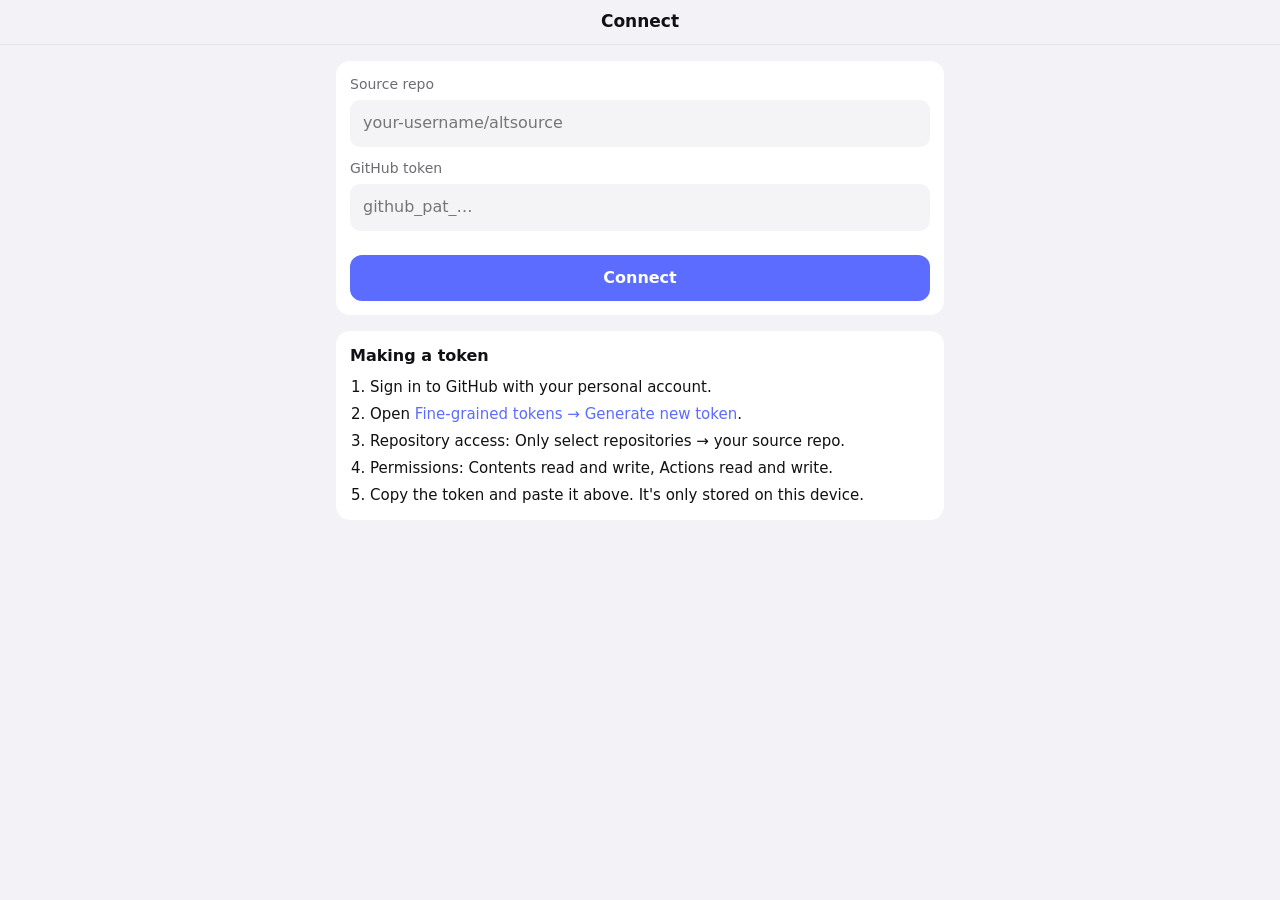
<file: docs/admin/index.html>
<!doctype html>
<html lang="en">
<head>
  <meta charset="utf-8">
  <meta name="viewport" content="width=device-width, initial-scale=1, viewport-fit=cover">
  <meta http-equiv="Content-Security-Policy" content="default-src 'self'; connect-src https://api.github.com; img-src 'self' https: data:; style-src 'self'; script-src 'self'; manifest-src 'self'; worker-src 'self'">
  <meta name="referrer" content="no-referrer">
  <meta name="robots" content="noindex">
  <meta name="apple-mobile-web-app-capable" content="yes">
  <meta name="mobile-web-app-capable" content="yes">
  <meta name="apple-mobile-web-app-status-bar-style" content="default">
  <meta name="apple-mobile-web-app-title" content="Source">
  <meta name="theme-color" content="#F2F2F7" media="(prefers-color-scheme: light)">
  <meta name="theme-color" content="#000000" media="(prefers-color-scheme: dark)">
  <title>Source Manager</title>
  <link rel="manifest" href="manifest.webmanifest">
  <link rel="apple-touch-icon" href="icon-180.png">
  <link rel="icon" href="icon-180.png">
  <link rel="stylesheet" href="styles.css">
  <script type="module" src="app.js"></script>
</head>
<body>
  <div id="app"><main class="loading"><div class="spinner"></div>Loading…</main></div>
</body>
</html>
</file>
<file: docs/admin/styles.css>
:root {
  --bg: #f2f2f7;
  --card: #ffffff;
  --text: #111114;
  --muted: #6c6c74;
  --line: #e3e3e8;
  --accent: #5b6cff;
  --accent-text: #ffffff;
  --ok: #24a148;
  --warn: #c27c00;
  --bad: #d92d20;
  --warn-bg: #fff5e0;
  --bad-bg: #fdecea;
  --input: #f4f4f7;
  color-scheme: light dark;
}

@media (prefers-color-scheme: dark) {
  :root {
    --bg: #000000;
    --card: #1c1c1e;
    --text: #f2f2f7;
    --muted: #9a9aa2;
    --line: #2c2c30;
    --accent: #7c8bff;
    --ok: #3ccf6a;
    --warn: #f0b440;
    --bad: #ff6b5e;
    --warn-bg: #3a2c0c;
    --bad-bg: #3b1714;
    --input: #2a2a2e;
  }
}

* { box-sizing: border-box; }

html { -webkit-text-size-adjust: 100%; }

body {
  margin: 0;
  background: var(--bg);
  color: var(--text);
  font: 16px/1.4 -apple-system, BlinkMacSystemFont, "SF Pro Text", system-ui, sans-serif;
  padding-bottom: env(safe-area-inset-bottom);
}

a { color: var(--accent); text-decoration: none; }

.bar {
  position: sticky;
  top: 0;
  z-index: 5;
  display: grid;
  grid-template-columns: 80px 1fr 80px;
  align-items: center;
  padding: calc(env(safe-area-inset-top) + 10px) 16px 10px;
  background: color-mix(in srgb, var(--bg) 85%, transparent);
  backdrop-filter: blur(16px);
  -webkit-backdrop-filter: blur(16px);
  border-bottom: 1px solid var(--line);
}
.bar h1 { margin: 0; font-size: 17px; text-align: center; white-space: nowrap; overflow: hidden; text-overflow: ellipsis; }
.bar .actions { display: flex; justify-content: flex-end; }
.back { font-size: 17px; }
.icon-button { font-size: 22px; line-height: 1; padding: 4px; }

main {
  max-width: 640px;
  margin: 0 auto;
  padding: 16px max(16px, env(safe-area-inset-left)) 40px max(16px, env(safe-area-inset-right));
  display: flex;
  flex-direction: column;
  gap: 16px;
}

section h2 {
  margin: 8px 4px 8px;
  font-size: 13px;
  font-weight: 600;
  text-transform: uppercase;
  letter-spacing: .04em;
  color: var(--muted);
}

.card {
  background: var(--card);
  border-radius: 14px;
  padding: 14px;
}
.stack { display: flex; flex-direction: column; gap: 12px; }

.list {
  list-style: none;
  margin: 0;
  padding: 0;
  background: var(--card);
  border-radius: 14px;
  overflow: hidden;
}
.list li + li { border-top: 1px solid var(--line); }
.row { display: flex; align-items: center; gap: 12px; color: inherit; min-width: 0; }
.list .row { padding: 12px 14px; }
.grow { flex: 1; min-width: 0; }
.title { font-weight: 600; overflow: hidden; text-overflow: ellipsis; white-space: nowrap; }
.title.small { font-size: 14px; }
.sub { color: var(--muted); font-size: 14px; overflow-wrap: anywhere; }
.chev { color: var(--muted); font-size: 22px; }
.duo.ok { color: var(--ok); }
.duo.warn { color: var(--warn); }
.mono { font-family: ui-monospace, "SF Mono", Menlo, monospace; font-size: 13px; }
.break { word-break: break-all; }

.icon {
  width: 52px;
  height: 52px;
  border-radius: 12px;
  flex: none;
  object-fit: cover;
  background: var(--input);
}

.badge { font-size: 12px; font-weight: 600; padding: 3px 8px; border-radius: 99px; white-space: nowrap; }
.badge.busy { background: color-mix(in srgb, var(--accent) 18%, transparent); color: var(--accent); }
.badge.warn { background: var(--warn-bg); color: var(--warn); }
.badge.bad { background: var(--bad-bg); color: var(--bad); }

.build {
  display: flex;
  align-items: center;
  gap: 8px;
  font-size: 14px;
  color: var(--muted);
  padding: 0 4px;
}
.build .dot { width: 8px; height: 8px; border-radius: 50%; background: var(--muted); }
.build.ok .dot { background: var(--ok); }
.build.bad { color: var(--bad); }
.build.bad .dot { background: var(--bad); }
.build.busy .dot { background: var(--accent); animation: pulse 1s ease-in-out infinite; }
@keyframes pulse { 50% { opacity: .3; } }

.notice { border-radius: 10px; padding: 10px 12px; font-size: 14px; overflow-wrap: anywhere; }
.notice.error { background: var(--bad-bg); color: var(--bad); }
.notice.warn { background: var(--warn-bg); color: var(--warn); }

label { display: flex; flex-direction: column; gap: 6px; font-size: 14px; color: var(--muted); }
label.check, label.choice { flex-direction: row; align-items: center; gap: 10px; color: var(--text); font-size: 16px; }
label.choice { padding: 6px 0; }
label.choice span { overflow-wrap: anywhere; }

input:not([type=checkbox]):not([type=radio]), textarea, select {
  width: 100%;
  font: inherit;
  font-size: 16px; /* stops iOS zooming on focus */
  color: var(--text);
  background: var(--input);
  border: 1px solid transparent;
  border-radius: 10px;
  padding: 11px 12px;
  -webkit-appearance: none;
  appearance: none;
}
input:focus, textarea:focus, select:focus { outline: none; border-color: var(--accent); }
textarea { resize: vertical; min-height: 64px; }
input[type=checkbox], input[type=radio] { width: 22px; height: 22px; accent-color: var(--accent); flex: none; margin: 0; }

button, .button {
  display: inline-flex;
  justify-content: center;
  align-items: center;
  font: inherit;
  font-weight: 600;
  min-height: 46px;
  padding: 10px 16px;
  border-radius: 12px;
  border: 0;
  cursor: pointer;
  text-align: center;
}
button:disabled { opacity: .55; }
.primary { background: var(--accent); color: var(--accent-text); }
.secondary { background: var(--card); color: var(--accent); }
.card .secondary { background: var(--input); }
.danger { background: var(--card); color: var(--bad); }
.wide { width: 100%; }
.button-row { display: grid; grid-template-columns: 1fr 2fr; gap: 12px; }

details summary { cursor: pointer; color: var(--accent); font-size: 14px; }
details label { margin-top: 10px; }
.version { padding: 10px 0; }
.version + .version { border-top: 1px solid var(--line); }
.version summary { color: var(--text); list-style: none; }
.version summary::-webkit-details-marker { display: none; }
.notes {
  white-space: pre-wrap;
  overflow-wrap: anywhere;
  font: inherit;
  font-size: 14px;
  color: var(--muted);
  margin: 8px 0 0;
  max-height: 320px;
  overflow: auto;
}

.empty { text-align: center; }
.help ol { margin: 0; padding-left: 20px; display: flex; flex-direction: column; gap: 6px; font-size: 15px; }
.help h2 { margin: 0 0 10px; font-size: 16px; }
.footnote { text-align: center; color: var(--muted); font-size: 13px; margin: 0; }

.loading { align-items: center; justify-content: center; min-height: 60vh; color: var(--muted); }
.spinner {
  width: 28px;
  height: 28px;
  border: 3px solid var(--line);
  border-top-color: var(--accent);
  border-radius: 50%;
  animation: spin .8s linear infinite;
}
@keyframes spin { to { transform: rotate(360deg); } }

.toast {
  position: fixed;
  left: 50%;
  bottom: calc(env(safe-area-inset-bottom) + 20px);
  transform: translate(-50%, 20px);
  max-width: calc(100% - 32px);
  padding: 12px 16px;
  border-radius: 12px;
  background: var(--text);
  color: var(--bg);
  font-size: 15px;
  opacity: 0;
  transition: opacity .25s, transform .25s;
  z-index: 10;
}
.toast.show { opacity: 1; transform: translate(-50%, 0); }
.toast.error { background: var(--bad); color: #fff; }
</file>
